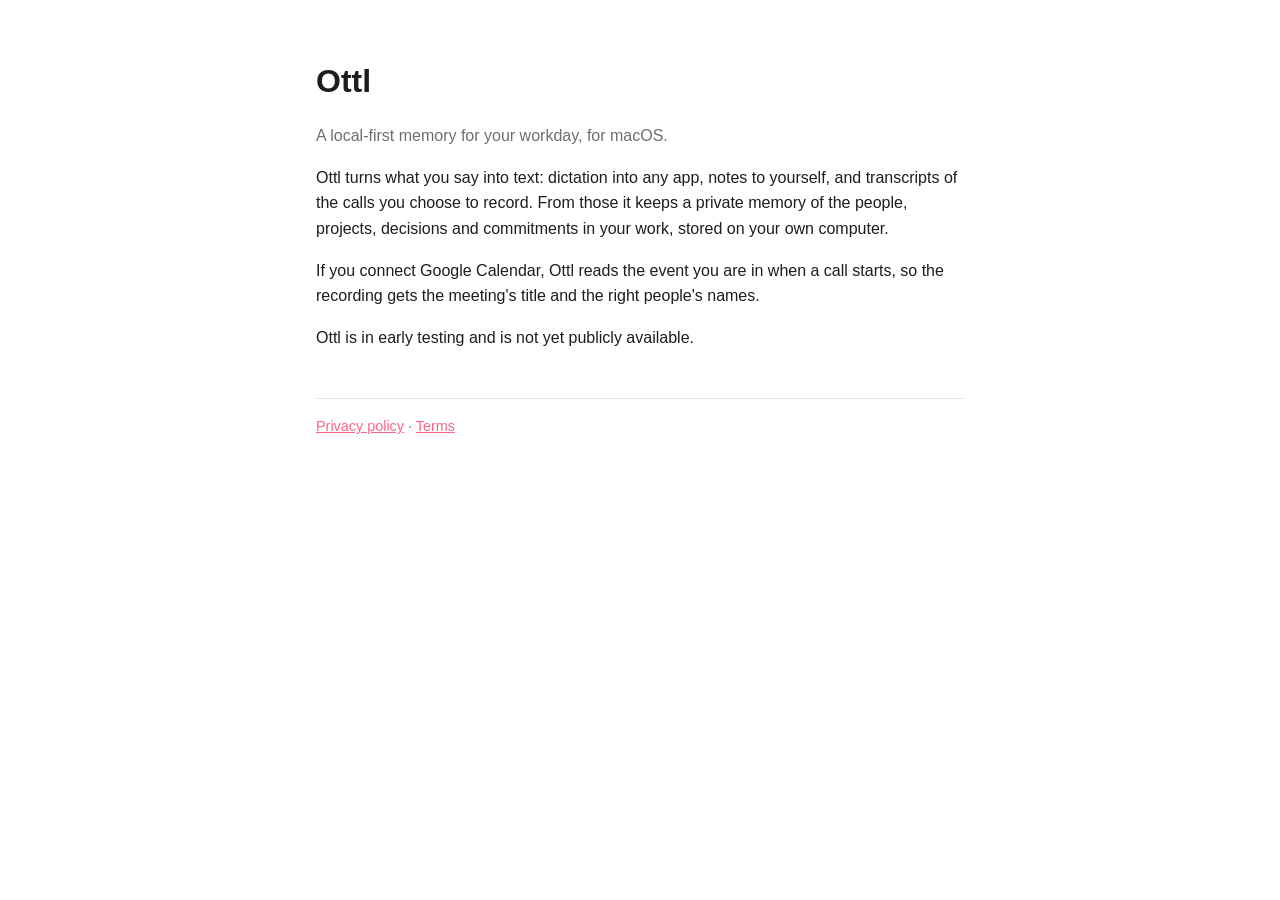
<file: index.html>
<!doctype html>
<html lang="en">
<head>
<meta charset="utf-8">
<meta name="viewport" content="width=device-width,initial-scale=1">
<title>Ottl</title>
<link rel="stylesheet" href="style.css">
</head>
<body>
<main>
<h1>Ottl</h1>
<p class="muted">A local-first memory for your workday, for macOS.</p>
<p>Ottl turns what you say into text: dictation into any app, notes to yourself, and transcripts of the calls you choose to record. From those it keeps a private memory of the people, projects, decisions and commitments in your work, stored on your own computer.</p>
<p>If you connect Google Calendar, Ottl reads the event you are in when a call starts, so the recording gets the meeting's title and the right people's names.</p>
<p>Ottl is in early testing and is not yet publicly available.</p>
<footer><a href="privacy.html">Privacy policy</a> · <a href="terms.html">Terms</a></footer>
</main>
</body>
</html>
</file>
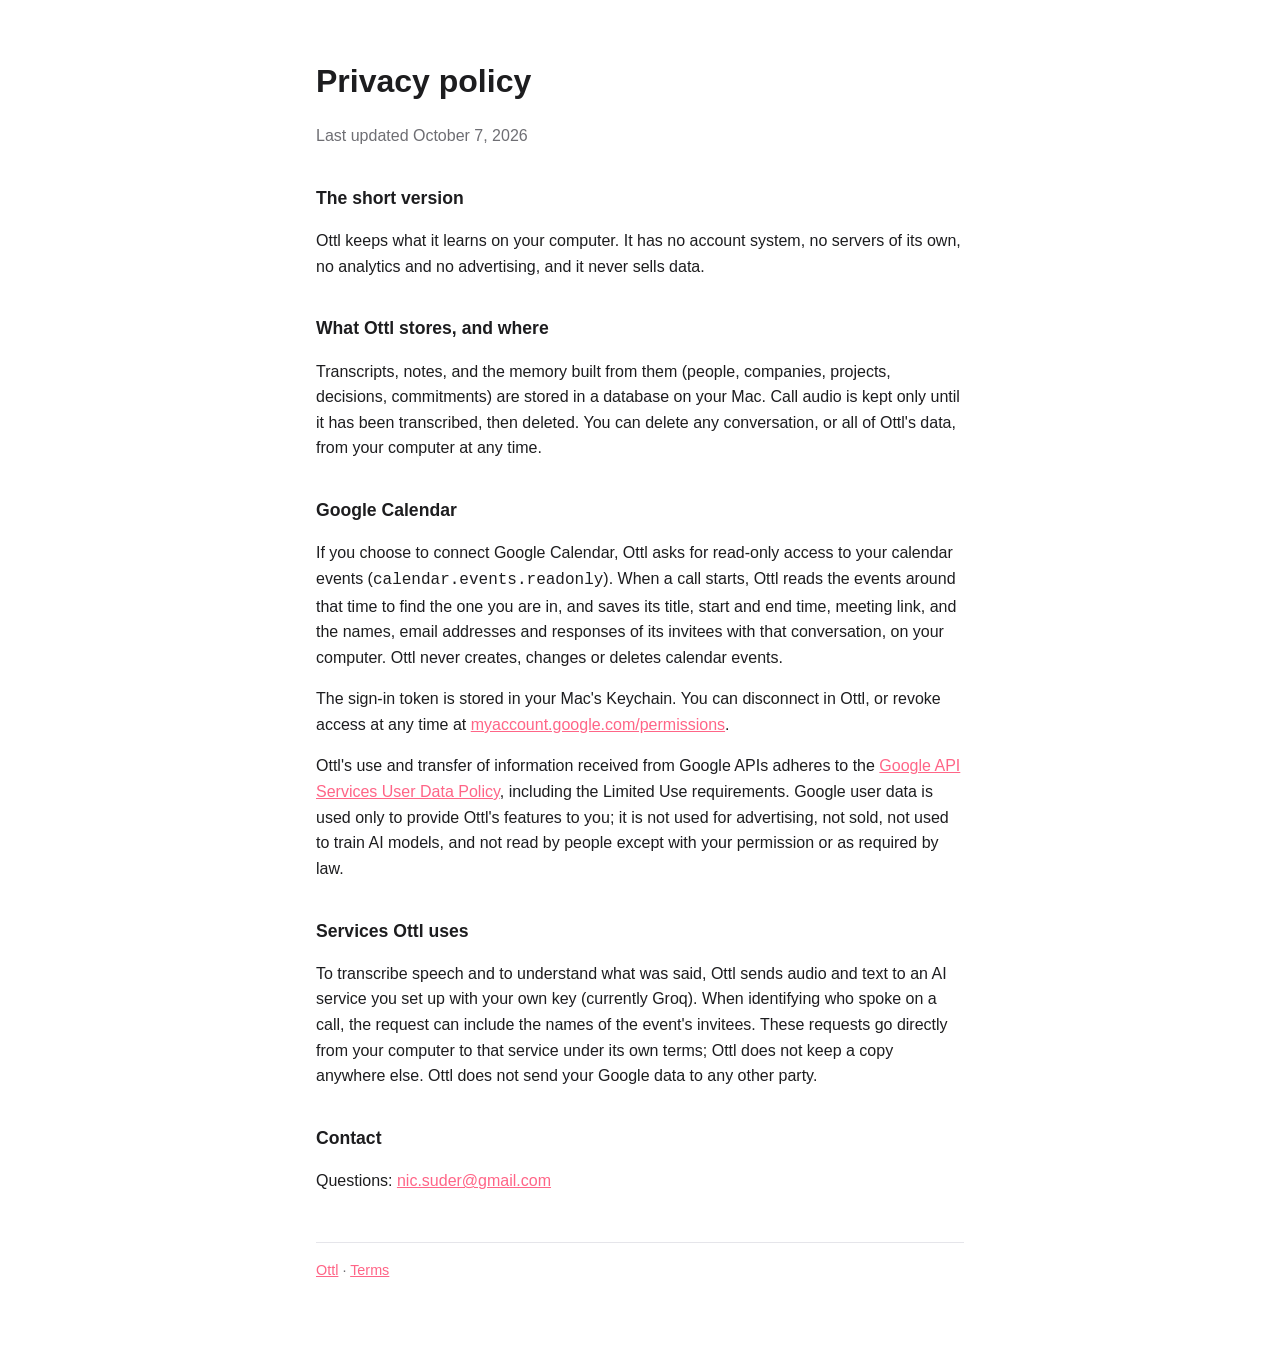
<file: privacy.html>
<!doctype html>
<html lang="en">
<head>
<meta charset="utf-8">
<meta name="viewport" content="width=device-width,initial-scale=1">
<title>Ottl Privacy Policy</title>
<link rel="stylesheet" href="style.css">
</head>
<body>
<main>
<h1>Privacy policy</h1>
<p class="muted">Last updated October 7, 2026</p>

<h2>The short version</h2>
<p>Ottl keeps what it learns on your computer. It has no account system, no servers of its own, no analytics and no advertising, and it never sells data.</p>

<h2>What Ottl stores, and where</h2>
<p>Transcripts, notes, and the memory built from them (people, companies, projects, decisions, commitments) are stored in a database on your Mac. Call audio is kept only until it has been transcribed, then deleted. You can delete any conversation, or all of Ottl's data, from your computer at any time.</p>

<h2>Google Calendar</h2>
<p>If you choose to connect Google Calendar, Ottl asks for read-only access to your calendar events (<code>calendar.events.readonly</code>). When a call starts, Ottl reads the events around that time to find the one you are in, and saves its title, start and end time, meeting link, and the names, email addresses and responses of its invitees with that conversation, on your computer. Ottl never creates, changes or deletes calendar events.</p>
<p>The sign-in token is stored in your Mac's Keychain. You can disconnect in Ottl, or revoke access at any time at <a href="https://myaccount.google.com/permissions">myaccount.google.com/permissions</a>.</p>
<p>Ottl's use and transfer of information received from Google APIs adheres to the <a href="https://developers.google.com/terms/api-services-user-data-policy">Google API Services User Data Policy</a>, including the Limited Use requirements. Google user data is used only to provide Ottl's features to you; it is not used for advertising, not sold, not used to train AI models, and not read by people except with your permission or as required by law.</p>

<h2>Services Ottl uses</h2>
<p>To transcribe speech and to understand what was said, Ottl sends audio and text to an AI service you set up with your own key (currently Groq). When identifying who spoke on a call, the request can include the names of the event's invitees. These requests go directly from your computer to that service under its own terms; Ottl does not keep a copy anywhere else. Ottl does not send your Google data to any other party.</p>

<h2>Contact</h2>
<p>Questions: <a href="mailto:nic.suder@gmail.com">nic.suder@gmail.com</a></p>

<footer><a href="index.html">Ottl</a> · <a href="terms.html">Terms</a></footer>
</main>
</body>
</html>
</file>
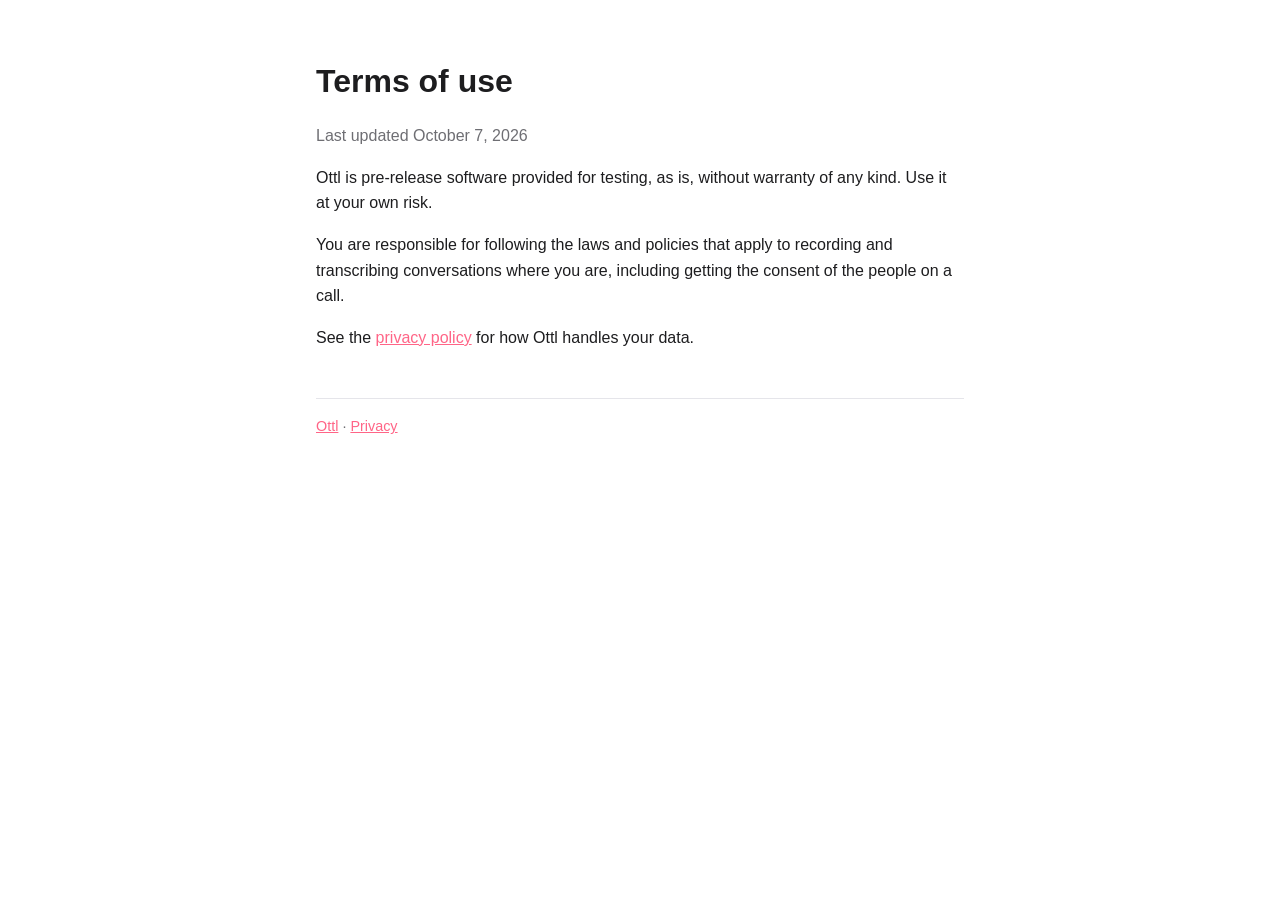
<file: terms.html>
<!doctype html>
<html lang="en">
<head>
<meta charset="utf-8">
<meta name="viewport" content="width=device-width,initial-scale=1">
<title>Ottl Terms</title>
<link rel="stylesheet" href="style.css">
</head>
<body>
<main>
<h1>Terms of use</h1>
<p class="muted">Last updated October 7, 2026</p>
<p>Ottl is pre-release software provided for testing, as is, without warranty of any kind. Use it at your own risk.</p>
<p>You are responsible for following the laws and policies that apply to recording and transcribing conversations where you are, including getting the consent of the people on a call.</p>
<p>See the <a href="privacy.html">privacy policy</a> for how Ottl handles your data.</p>
<footer><a href="index.html">Ottl</a> · <a href="privacy.html">Privacy</a></footer>
</main>
</body>
</html>
</file>
<file: style.css>
:root{--bg:#fff;--fg:#1d1d1f;--muted:#6e6e73;--line:#e5e5ea;--accent:#FF6587}
@media (prefers-color-scheme:dark){:root{--bg:#111;--fg:#f5f5f7;--muted:#a1a1a6;--line:#2c2c2e}}
*{box-sizing:border-box}body{margin:0;background:var(--bg);color:var(--fg);font:16px/1.6 -apple-system,BlinkMacSystemFont,"Segoe UI",Roboto,sans-serif}
main{max-width:680px;margin:0 auto;padding:56px 16px 80px}h1{font-size:2rem;margin:0 0 .25em}h2{font-size:1.1rem;margin:2em 0 .4em}
p,li{color:var(--fg)}.muted{color:var(--muted)}a{color:var(--accent)}footer{margin-top:48px;padding-top:16px;border-top:1px solid var(--line);font-size:.9rem;color:var(--muted)}
</file>
